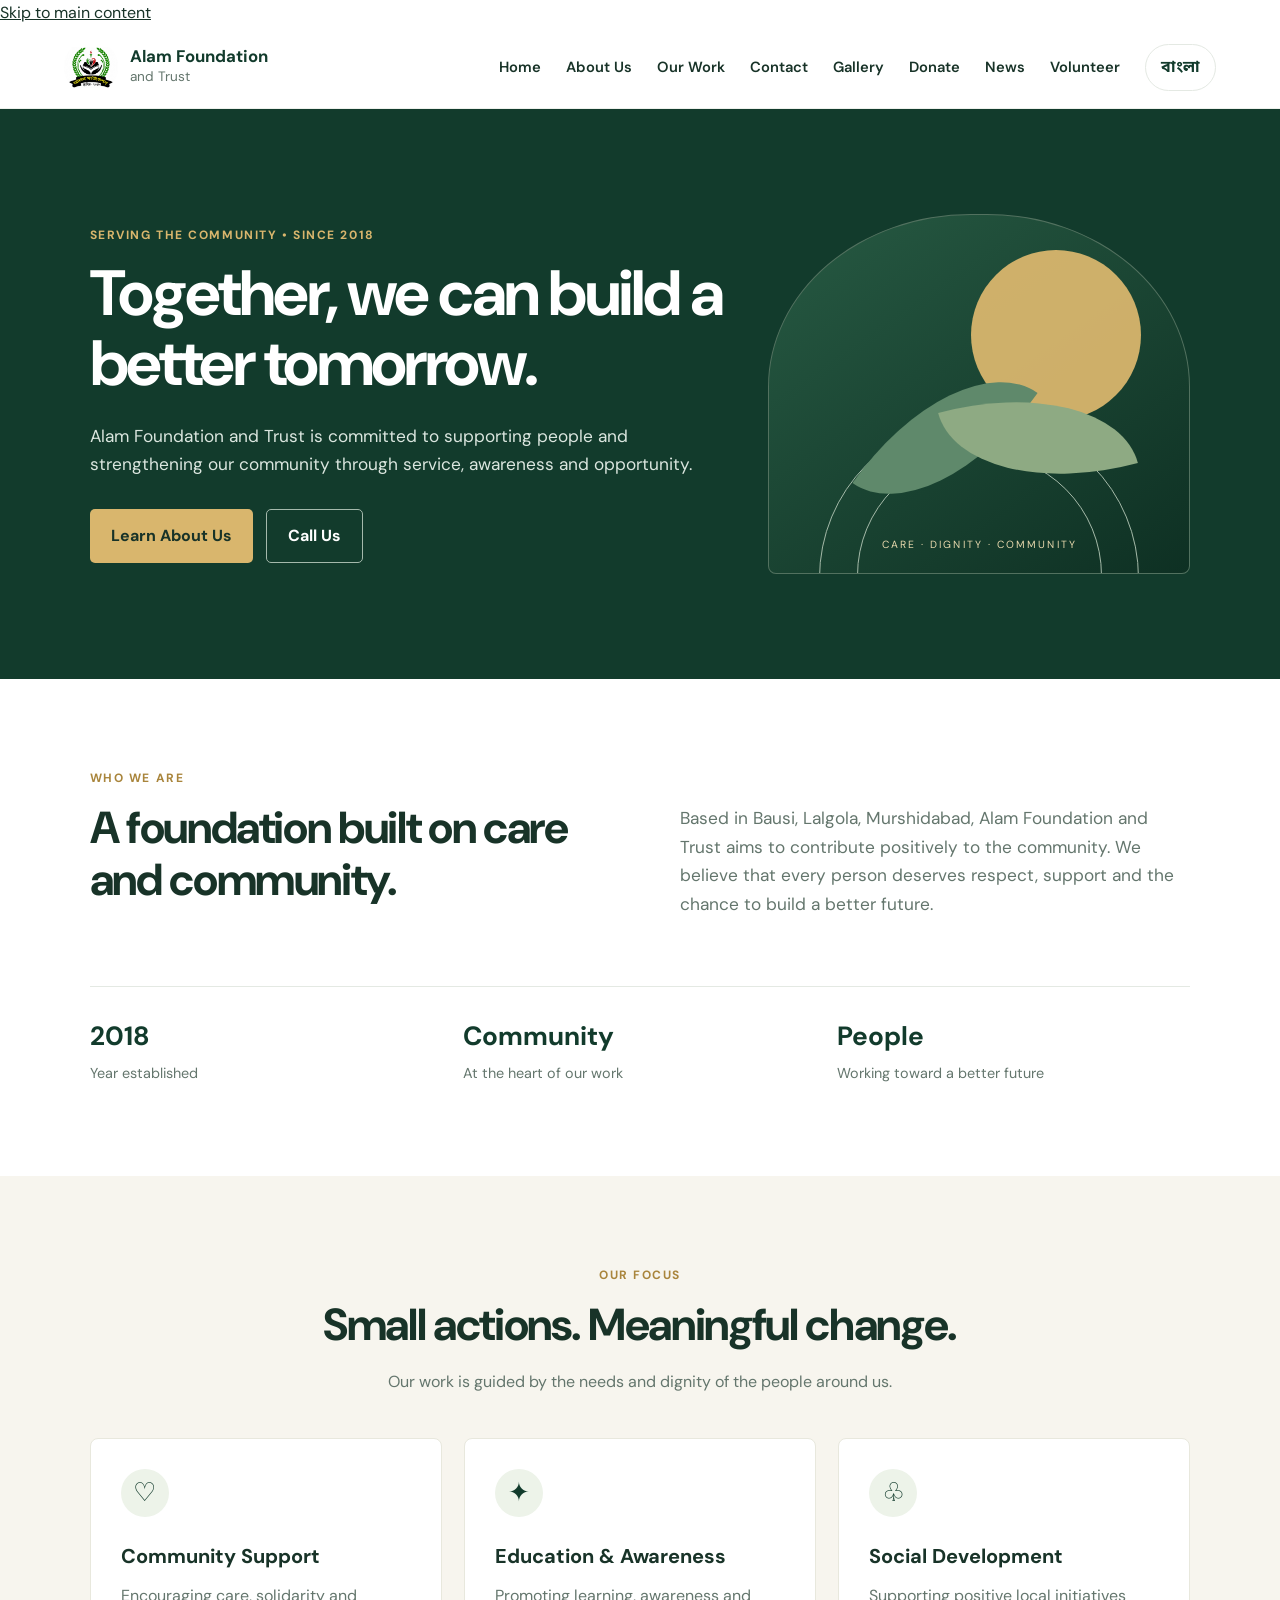
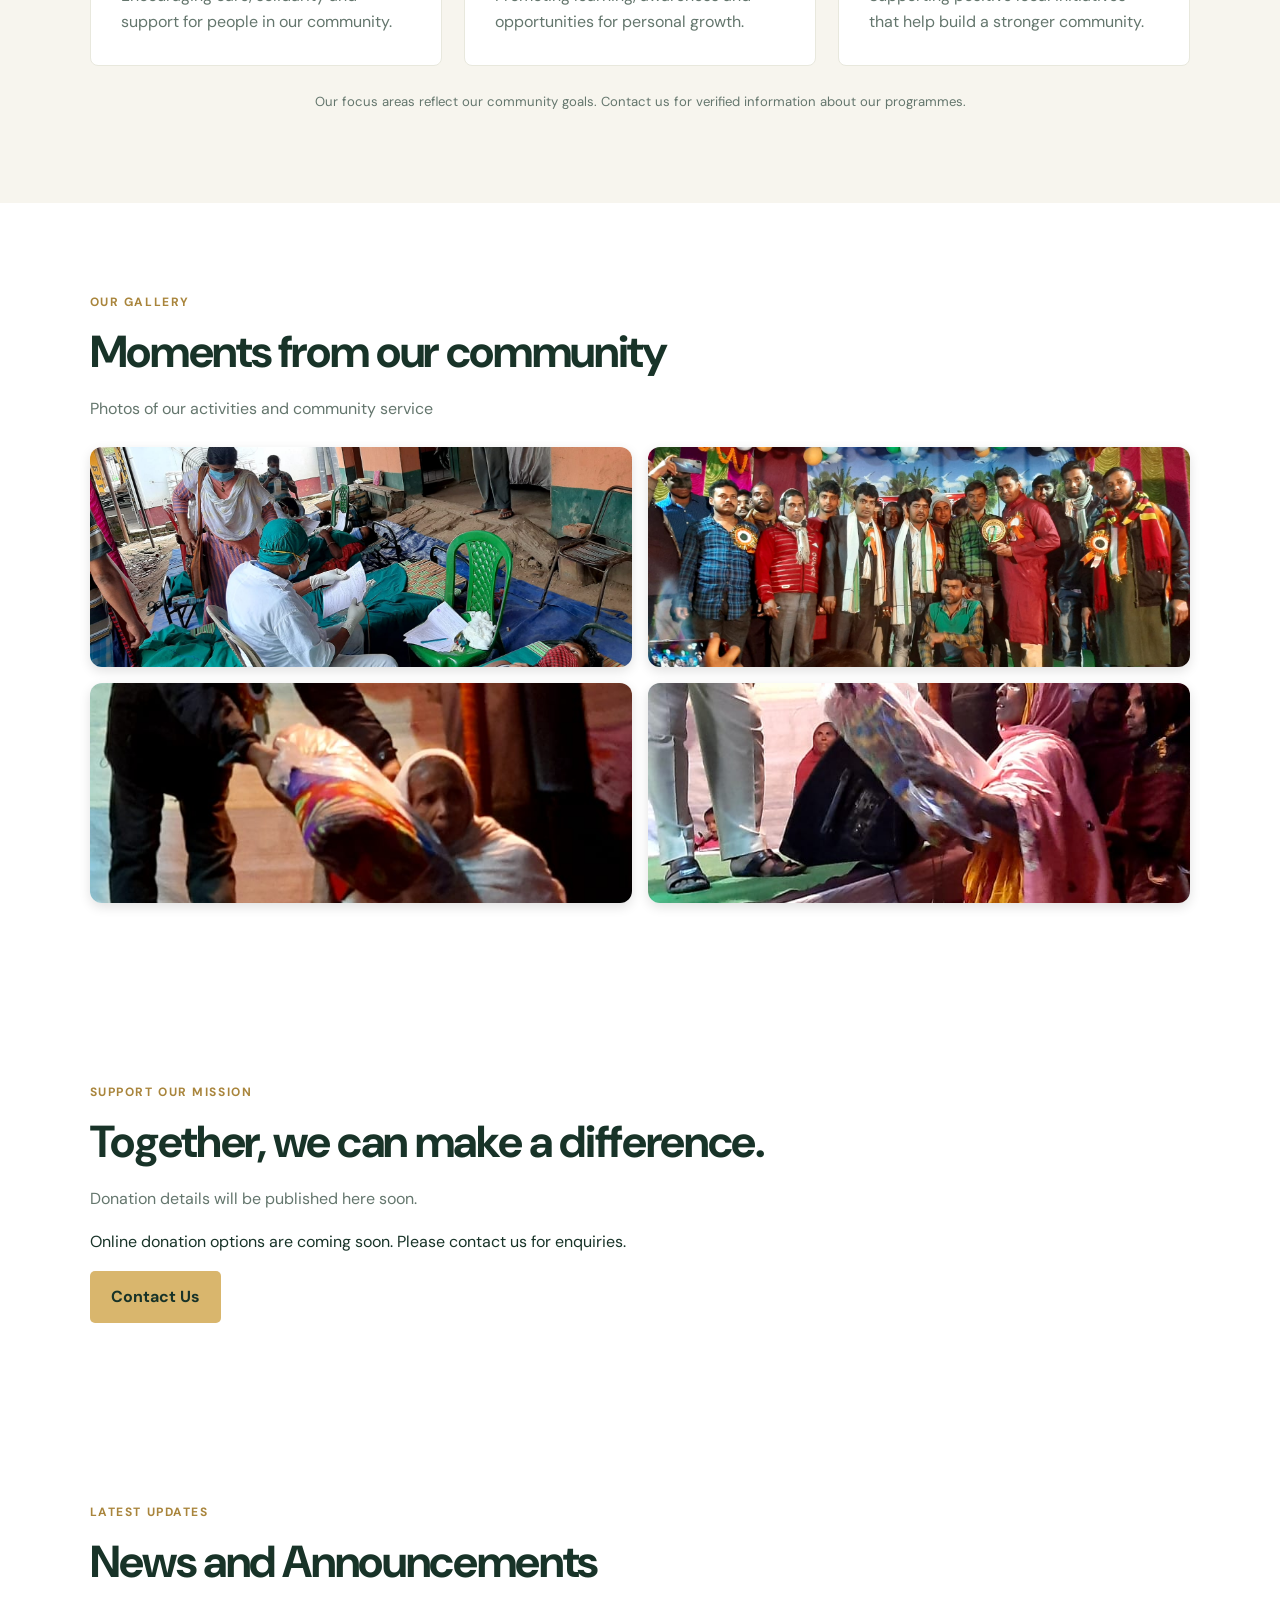
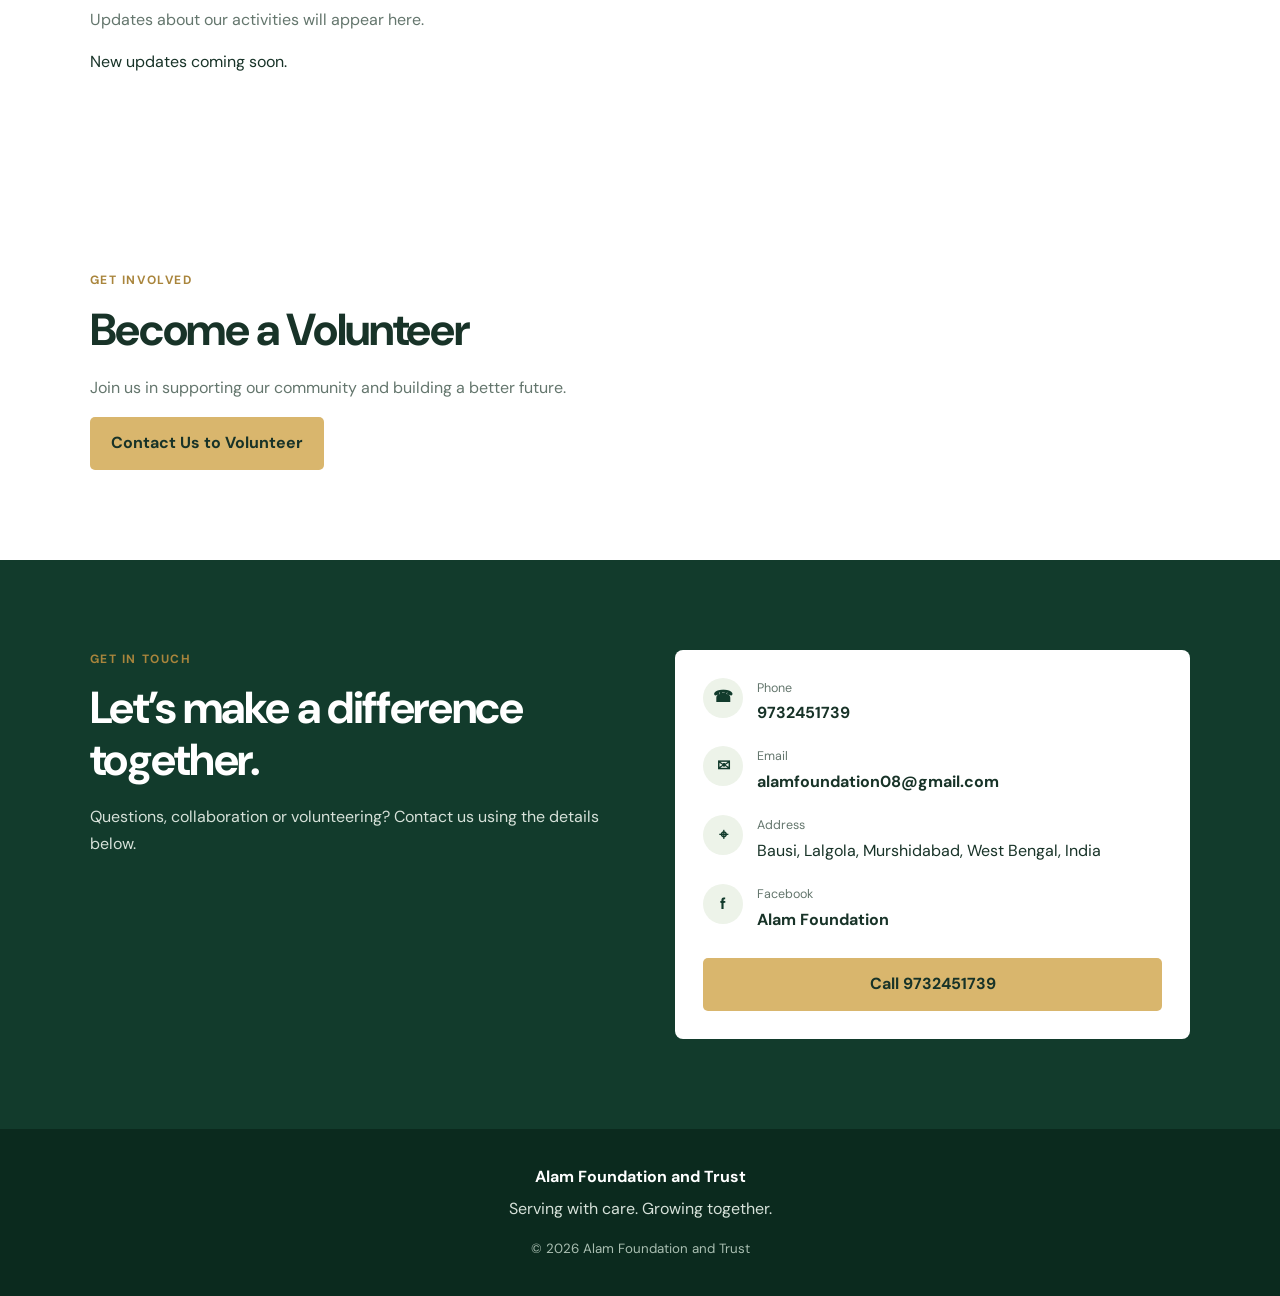
<file: index.html>
<!doctype html>
<html lang="en">
<head>
  <meta charset="utf-8">
  <meta name="viewport" content="width=device-width, initial-scale=1">
  <meta name="theme-color" content="#123b2c">
  <meta name="color-scheme" content="light">

  <title>Alam Foundation and Trust | Social Service in Murshidabad</title>

  <meta name="description" content="Learn about Alam Foundation and Trust, established in 2018 in Bausi, Lalgola, Murshidabad, West Bengal. Explore our community support, education, social development and volunteer initiatives.">

  <meta name="robots" content="index, follow, max-image-preview:large">

  <link rel="canonical" href="https://alamfoundation08-debug.github.io/alam-foundation-website/">

  <meta property="og:type" content="website">
  <meta property="og:locale" content="en_IN">
  <meta property="og:site_name" content="Alam Foundation and Trust">
  <meta property="og:title" content="Alam Foundation and Trust | Social Service in Murshidabad">
  <meta property="og:description" content="Discover the community support, education and social development initiatives of Alam Foundation and Trust in Murshidabad, West Bengal.">
  <meta property="og:url" content="https://alamfoundation08-debug.github.io/alam-foundation-website/">
  <meta property="og:image" content="https://alamfoundation08-debug.github.io/alam-foundation-website/assets/alam-foundation-logo.png">
  <meta property="og:image:alt" content="Alam Foundation and Trust logo">

  <meta name="twitter:card" content="summary">
  <meta name="twitter:title" content="Alam Foundation and Trust">
  <meta name="twitter:description" content="Community support, education and social development in Murshidabad, West Bengal.">
  <meta name="twitter:image" content="https://alamfoundation08-debug.github.io/alam-foundation-website/assets/alam-foundation-logo.png">

  <link rel="icon" type="image/png" href="./assets/alam-foundation-logo.png">
  <link rel="stylesheet" href="./styles.css">

  <script type="application/ld+json">
  {
    "@context": "https://schema.org",
    "@type": "NGO",
    "name": "Alam Foundation and Trust",
    "url": "https://alamfoundation08-debug.github.io/alam-foundation-website/",
    "logo": "https://alamfoundation08-debug.github.io/alam-foundation-website/assets/alam-foundation-logo.png",
    "foundingDate": "2018",
    "telephone": "+91-9732451739",
    "email": "alamfoundation08@gmail.com",
    "address": {
      "@type": "PostalAddress",
      "streetAddress": "Bausi, Lalgola",
      "addressLocality": "Murshidabad",
      "addressRegion": "West Bengal",
      "addressCountry": "IN"
    },
    "sameAs": [
      "https://www.facebook.com/share/1DbmxYzTsM/"
    ]
  }
  </script>
</head>

<body>
  <a class="skip-link" href="#main-content">Skip to main content</a>

  <header class="site-header">
    <a class="brand" href="#home" aria-label="Alam Foundation and Trust home">
      <img
        src="./assets/alam-foundation-logo.png"
        alt="Alam Foundation and Trust logo"
        class="logo"
        width="80"
        height="80"
        fetchpriority="high"
      >
      <span>
        <strong>Alam Foundation</strong>
        <small>and Trust</small>
      </span>
    </a>

    <button
      class="menu-toggle"
      id="menuToggle"
      type="button"
      aria-label="Open navigation"
      aria-controls="nav"
      aria-expanded="false"
    >☰</button>

    <nav id="nav" aria-label="Main navigation">
      <a href="#home" data-en="Home" data-bn="হোম">Home</a>
      <a href="#about" data-en="About Us" data-bn="আমাদের সম্পর্কে">About Us</a>
      <a href="#activities" data-en="Our Work" data-bn="আমাদের কাজ">Our Work</a>
      <a href="#contact" data-en="Contact" data-bn="যোগাযোগ">Contact</a>
      <a href="#gallery" data-en="Gallery" data-bn="গ্যালারি">Gallery</a>
      <a href="#donate" data-en="Donate" data-bn="অনুদান">Donate</a>
      <a href="#news" data-en="News" data-bn="খবর">News</a>
      <a href="#volunteer" data-en="Volunteer" data-bn="স্বেচ্ছাসেবক">Volunteer</a>
      <button id="languageToggle" class="language-btn" type="button">বাংলা</button>
    </nav>
  </header>

  <main id="main-content">
    <section class="hero" id="home">
      <div class="hero-content">
        <p class="eyebrow"
           data-en="Serving the community • Since 2018"
           data-bn="সমাজের পাশে • ২০১৮ সাল থেকে">
          Serving the community • Since 2018
        </p>

        <h1
          data-en="Together, we can build a better tomorrow."
          data-bn="একসঙ্গে গড়ে তুলি আরও সুন্দর আগামী।">
          Together, we can build a better tomorrow.
        </h1>

        <p class="hero-copy"
           data-en="Alam Foundation and Trust is committed to supporting people and strengthening our community through service, awareness and opportunity."
           data-bn="আলম ফাউন্ডেশন অ্যান্ড ট্রাস্ট মানুষের পাশে থাকা এবং সেবা, সচেতনতা ও সুযোগের মাধ্যমে সমাজকে এগিয়ে নিতে প্রতিশ্রুতিবদ্ধ।">
          Alam Foundation and Trust is committed to supporting people and strengthening our community through service, awareness and opportunity.
        </p>

        <div class="hero-actions">
          <a class="button button-gold" href="#about"
             data-en="Learn About Us" data-bn="আমাদের সম্পর্কে জানুন">
            Learn About Us
          </a>
          <a class="button button-outline" href="tel:+919732451739"
             data-en="Call Us" data-bn="ফোন করুন">
            Call Us
          </a>
        </div>
      </div>

      <div class="hero-art" aria-hidden="true">
        <div class="sun"></div>
        <div class="circle circle-one"></div>
        <div class="circle circle-two"></div>
        <div class="leaf leaf-one"></div>
        <div class="leaf leaf-two"></div>
        <div class="art-caption">CARE · DIGNITY · COMMUNITY</div>
      </div>
    </section>

    <section class="intro section" id="about">
      <div class="section-heading">
        <p class="eyebrow" data-en="Who we are" data-bn="আমরা কারা">Who we are</p>
        <h2 data-en="A foundation built on care and community."
            data-bn="মানবিকতা ও সমাজের ভিত্তিতে গড়া একটি সংগঠন।">
          A foundation built on care and community.
        </h2>
      </div>

      <p class="intro-text"
         data-en="Based in Bausi, Lalgola, Murshidabad, Alam Foundation and Trust aims to contribute positively to the community. We believe that every person deserves respect, support and the chance to build a better future."
         data-bn="মুর্শিদাবাদের লালগোলার বাউসিতে অবস্থিত আলম ফাউন্ডেশন অ্যান্ড ট্রাস্ট সমাজের কল্যাণে ইতিবাচক ভূমিকা রাখতে চায়। আমরা বিশ্বাস করি, প্রত্যেক মানুষ সম্মান, সহযোগিতা এবং সুন্দর ভবিষ্যৎ গড়ার সুযোগ পাওয়ার যোগ্য।">
        Based in Bausi, Lalgola, Murshidabad, Alam Foundation and Trust aims to contribute positively to the community. We believe that every person deserves respect, support and the chance to build a better future.
      </p>

      <div class="facts">
        <div>
          <strong>2018</strong>
          <span data-en="Year established" data-bn="প্রতিষ্ঠার বছর">Year established</span>
        </div>
        <div>
          <strong>Community</strong>
          <span data-en="At the heart of our work" data-bn="আমাদের কাজের মূল লক্ষ্য">At the heart of our work</span>
        </div>
        <div>
          <strong>People</strong>
          <span data-en="Working toward a better future" data-bn="উন্নত ভবিষ্যতের পথে একসঙ্গে">Working toward a better future</span>
        </div>
      </div>
    </section>

    <section class="work-section section" id="activities">
      <div class="section-heading">
        <p class="eyebrow" data-en="Our focus" data-bn="আমাদের লক্ষ্য">Our focus</p>
        <h2 data-en="Small actions. Meaningful change."
            data-bn="ছোট উদ্যোগ, অর্থবহ পরিবর্তন।">
          Small actions. Meaningful change.
        </h2>
        <p data-en="Our work is guided by the needs and dignity of the people around us."
           data-bn="আমাদের কাজ পরিচালিত হয় মানুষের প্রয়োজন ও মর্যাদাকে গুরুত্ব দিয়ে।">
          Our work is guided by the needs and dignity of the people around us.
        </p>
      </div>

      <div class="cards">
        <article class="card">
          <div class="card-icon" aria-hidden="true">♡</div>
          <h3 data-en="Community Support" data-bn="সমাজের পাশে">Community Support</h3>
          <p data-en="Encouraging care, solidarity and support for people in our community."
             data-bn="সমাজের মানুষের জন্য সহমর্মিতা, ঐক্য ও সহযোগিতাকে উৎসাহিত করা।">
            Encouraging care, solidarity and support for people in our community.
          </p>
        </article>

        <article class="card">
          <div class="card-icon" aria-hidden="true">✦</div>
          <h3 data-en="Education & Awareness" data-bn="শিক্ষা ও সচেতনতা">Education & Awareness</h3>
          <p data-en="Promoting learning, awareness and opportunities for personal growth."
             data-bn="শিক্ষা, সচেতনতা এবং ব্যক্তিগত বিকাশের সুযোগকে এগিয়ে নেওয়া।">
            Promoting learning, awareness and opportunities for personal growth.
          </p>
        </article>

        <article class="card">
          <div class="card-icon" aria-hidden="true">♧</div>
          <h3 data-en="Social Development" data-bn="সামাজিক উন্নয়ন">Social Development</h3>
          <p data-en="Supporting positive local initiatives that help build a stronger community."
             data-bn="শক্তিশালী সমাজ গড়তে ইতিবাচক স্থানীয় উদ্যোগকে সহযোগিতা করা।">
            Supporting positive local initiatives that help build a stronger community.
          </p>
        </article>
      </div>

      <p class="note"
         data-en="Our focus areas reflect our community goals. Contact us for verified information about our programmes."
         data-bn="আমাদের লক্ষ্য সমাজের কল্যাণ। প্রকৃত কার্যক্রমের যাচাই করা তথ্যের জন্য আমাদের সঙ্গে যোগাযোগ করুন।">
        Our focus areas reflect our community goals. Contact us for verified information about our programmes.
      </p>
    </section>

    <section class="section" id="gallery">
      <div class="section-heading">
        <p class="eyebrow" data-en="Our Gallery" data-bn="আমাদের গ্যালারি">Our Gallery</p>
        <h2 data-en="Moments from our community" data-bn="আমাদের কার্যক্রমের মুহূর্ত">Moments from our community</h2>
        <p data-en="Photos of our activities and community service"
           data-bn="আমাদের কার্যক্রম ও সমাজসেবার ছবি">
          Photos of our activities and community service
        </p>
      </div>

      <div class="gallery-grid">
        <img src="./assets/blood-donation-camp.jpg"
             alt="Blood donation camp"
             loading="lazy" decoding="async">
        <img src="./assets/volunteer-team.jpg"
             alt="Alam Foundation volunteer team"
             loading="lazy" decoding="async">
        <img src="./assets/donation-program.jpg"
             alt="Community donation programme"
             loading="lazy" decoding="async">
        <img src="./assets/donation-program-2.jpg"
             alt="Community support activity"
             loading="lazy" decoding="async">
      </div>
    </section>

    <section class="section" id="donate">
      <div class="section-heading">
        <p class="eyebrow" data-en="Support Our Mission" data-bn="আমাদের উদ্যোগে সহযোগিতা করুন">Support Our Mission</p>
        <h2 data-en="Together, we can make a difference."
            data-bn="একসঙ্গে আমরা পরিবর্তন আনতে পারি।">
          Together, we can make a difference.
        </h2>
        <p data-en="Donation details will be published here soon."
           data-bn="অনুদানের তথ্য শীঘ্রই এখানে প্রকাশ করা হবে।">
          Donation details will be published here soon.
        </p>
      </div>

      <p data-en="Online donation options are coming soon. Please contact us for enquiries."
         data-bn="অনলাইনে অনুদানের ব্যবস্থা শীঘ্রই যোগ করা হবে। জানতে আমাদের সঙ্গে যোগাযোগ করুন।">
        Online donation options are coming soon. Please contact us for enquiries.
      </p>

      <a class="button button-gold" href="mailto:alamfoundation08@gmail.com"
         data-en="Contact Us" data-bn="যোগাযোগ করুন">
        Contact Us
      </a>
    </section>

    <section class="section" id="news">
      <div class="section-heading">
        <p class="eyebrow" data-en="Latest Updates" data-bn="সর্বশেষ আপডেট">Latest Updates</p>
        <h2 data-en="News and Announcements" data-bn="খবর ও ঘোষণা">News and Announcements</h2>
        <p data-en="Updates about our activities will appear here."
           data-bn="আমাদের কার্যক্রমের খবর এখানে প্রকাশ করা হবে।">
          Updates about our activities will appear here.
        </p>
      </div>
      <p data-en="New updates coming soon." data-bn="নতুন আপডেট শীঘ্রই প্রকাশ করা হবে।">
        New updates coming soon.
      </p>
    </section>

    <section class="section" id="volunteer">
      <div class="section-heading">
        <p class="eyebrow" data-en="Get Involved" data-bn="আমাদের সঙ্গে যুক্ত হোন">Get Involved</p>
        <h2 data-en="Become a Volunteer" data-bn="স্বেচ্ছাসেবক হিসেবে যুক্ত হোন">Become a Volunteer</h2>
        <p data-en="Join us in supporting our community and building a better future."
           data-bn="সমাজের পাশে দাঁড়াতে এবং সুন্দর ভবিষ্যৎ গড়তে আমাদের সঙ্গে যুক্ত হোন।">
          Join us in supporting our community and building a better future.
        </p>
      </div>

      <a class="button button-gold"
         href="mailto:alamfoundation08@gmail.com?subject=Volunteer%20Enquiry"
         data-en="Contact Us to Volunteer"
         data-bn="স্বেচ্ছাসেবার জন্য যোগাযোগ করুন">
        Contact Us to Volunteer
      </a>
    </section>

    <section class="contact-section section" id="contact">
      <div class="contact-copy">
        <p class="eyebrow" data-en="Get in touch" data-bn="যোগাযোগ করুন">Get in touch</p>
        <h2 data-en="Let’s make a difference together."
            data-bn="চলুন, একসঙ্গে ইতিবাচক পরিবর্তন আনি।">
          Let’s make a difference together.
        </h2>
        <p data-en="Questions, collaboration or volunteering? Contact us using the details below."
           data-bn="কোনো প্রশ্ন, সহযোগিতা বা স্বেচ্ছাসেবায় যুক্ত হতে চাইলে নিচের তথ্য দিয়ে যোগাযোগ করুন।">
          Questions, collaboration or volunteering? Contact us using the details below.
        </p>
      </div>

      <div class="contact-details">
        <div class="contact-item">
          <span class="contact-icon" aria-hidden="true">☎</span>
          <div>
            <small data-en="Phone" data-bn="ফোন">Phone</small>
            <a href="tel:+919732451739">9732451739</a>
          </div>
        </div>

        <div class="contact-item">
          <span class="contact-icon" aria-hidden="true">✉</span>
          <div>
            <small>Email</small>
            <a href="mailto:alamfoundation08@gmail.com">alamfoundation08@gmail.com</a>
          </div>
        </div>

        <div class="contact-item">
          <span class="contact-icon" aria-hidden="true">⌖</span>
          <div>
            <small data-en="Address" data-bn="ঠিকানা">Address</small>
            <p data-en="Bausi, Lalgola, Murshidabad, West Bengal, India"
               data-bn="বাউসি, লালগোলা, মুর্শিদাবাদ, পশ্চিমবঙ্গ, ভারত">
              Bausi, Lalgola, Murshidabad, West Bengal, India
            </p>
          </div>
        </div>

        <div class="contact-item">
          <span class="contact-icon" aria-hidden="true">f</span>
          <div>
            <small>Facebook</small>
            <a href="https://www.facebook.com/share/1DbmxYzTsM/"
               target="_blank" rel="noopener noreferrer">
              Alam Foundation
            </a>
          </div>
        </div>

        <a class="button button-gold full" href="tel:+919732451739"
           data-en="Call 9732451739" data-bn="ফোন করুন: 9732451739">
          Call 9732451739
        </a>
      </div>
    </section>
  </main>

  <footer class="site-footer">
    <a class="footer-brand" href="#home">Alam Foundation and Trust</a>
    <p data-en="Serving with care. Growing together."
       data-bn="সেবায় অঙ্গীকারবদ্ধ, উন্নয়নে একসঙ্গে।">
      Serving with care. Growing together.
    </p>
    <small>© <span id="year">2026</span> Alam Foundation and Trust</small>
  </footer>

  <script src="./script.js"></script>
</body>
  </html>
</file>
<file: styles.css>
@import url('https://fonts.googleapis.com/css2?family=DM+Sans:wght@400;500;600;700&family=Noto+Sans+Bengali:wght@400;500;600;700&display=swap');
:root{--green:#123b2c;--green2:#1e5941;--gold:#d9b66d;--cream:#f7f5ee;--ink:#183328;--muted:#64766d;--white:#fff;--line:#e4e9e3}
*{box-sizing:border-box}html{scroll-behavior:smooth}body{margin:0;color:var(--ink);font-family:"DM Sans","Noto Sans Bengali",sans-serif;line-height:1.65}a{color:inherit}.site-header{height:auto;min-height:82px;padding:14px max(5vw,20px);display:flex;align-items:center;justify-content:space-between;gap:24px;background:#fff;position:sticky;top:0;z-index:20;border-bottom:1px solid #edf0eb}.brand{display:flex;align-items:center;gap:12px;text-decoration:none;color:var(--green)}.logo{width:54px;height:54px;object-fit:contain;border-radius:50%}.brand strong{display:block;font-size:1.05rem;line-height:1.2}.brand small{display:block;color:var(--muted);font-size:.85rem}nav{display:flex;align-items:center;gap:25px}nav a{text-decoration:none;font-size:.92rem;font-weight:600}nav a:hover{color:#98752d}.language-btn,.menu-toggle{border:1px solid var(--line);background:#fff;color:var(--green);border-radius:999px;padding:9px 15px;font:inherit;font-weight:700;cursor:pointer}.menu-toggle{display:none}.hero{min-height:570px;background:var(--green);color:#fff;padding:80px max(7vw,24px);display:grid;grid-template-columns:1.2fr .8fr;align-items:center;gap:45px;overflow:hidden}.hero-content{max-width:680px}.eyebrow{text-transform:uppercase;letter-spacing:.13em;font-size:.75rem;font-weight:700;color:#a9853c;margin:0 0 14px}.hero .eyebrow{color:var(--gold)}h1,h2,h3,p{margin-top:0}h1{font-size:clamp(2.5rem,5vw,4.6rem);line-height:1.08;letter-spacing:-.04em;margin-bottom:24px;max-width:780px}h2{font-size:clamp(2rem,3.5vw,3rem);line-height:1.15;letter-spacing:-.03em;margin-bottom:18px}.hero-copy{font-size:1.08rem;color:#dbe6df;max-width:610px}.hero-actions{display:flex;gap:13px;flex-wrap:wrap;margin-top:30px}.button{display:inline-flex;justify-content:center;align-items:center;text-decoration:none;padding:13px 21px;border-radius:5px;font-weight:700;min-height:48px}.button-gold{background:var(--gold);color:#183328}.button-outline{border:1px solid #a5b9ac;color:#fff}.hero-art{height:360px;position:relative;border:1px solid #52715f;border-radius:48% 48% 8px 8px;background:linear-gradient(145deg,#275a43,#0e3023);overflow:hidden}.sun{position:absolute;width:170px;height:170px;border-radius:50%;background:var(--gold);top:35px;right:48px;opacity:.95}.circle{position:absolute;border:1px solid #a4b9a8;border-radius:50%;width:320px;height:320px;bottom:-165px;left:calc(50% - 160px)}.circle-two{width:245px;height:245px;bottom:-125px;left:calc(50% - 122px)}.leaf{position:absolute;background:#5f896b;width:100px;height:180px;border-radius:100% 0 100% 0;transform:rotate(35deg);bottom:45px;left:30%}.leaf-two{left:52%;transform:rotate(75deg);background:#8eaa83}.art-caption{position:absolute;bottom:20px;width:100%;text-align:center;letter-spacing:.2em;font-size:.65rem;color:#e7d8ad}.section{padding:90px max(7vw,24px)}.intro{display:grid;grid-template-columns:1fr 1fr;gap:25px 80px;align-items:start}.section-heading{max-width:680px}.intro-text{color:var(--muted);font-size:1.08rem;margin-top:35px}.facts{grid-column:1/-1;display:grid;grid-template-columns:repeat(3,1fr);gap:20px;margin-top:25px;border-top:1px solid var(--line);padding-top:28px}.facts div{display:flex;flex-direction:column;gap:4px}.facts strong{font-size:1.65rem;color:var(--green)}.facts span{color:var(--muted);font-size:.9rem}.work-section{background:var(--cream)}.work-section .section-heading{text-align:center;margin:0 auto 42px}.section-heading>p:not(.eyebrow){color:var(--muted)}.cards{display:grid;grid-template-columns:repeat(3,1fr);gap:22px}.card{background:#fff;border:1px solid #e8e8dd;padding:30px;border-radius:8px}.card-icon{width:48px;height:48px;display:grid;place-items:center;background:#edf3e9;color:var(--green);font-size:1.6rem;border-radius:50%;margin-bottom:23px}.card h3{font-size:1.25rem;margin-bottom:10px}.card p{color:var(--muted);margin-bottom:0}.note{font-size:.82rem;color:var(--muted);text-align:center;margin:25px auto 0;max-width:760px}.contact-section{display:grid;grid-template-columns:1fr 1fr;gap:70px;background:var(--green);color:#fff}.contact-copy{max-width:520px}.contact-copy>p:not(.eyebrow){color:#d6e1d9}.contact-details{background:#fff;color:var(--ink);padding:28px;border-radius:8px;display:flex;flex-direction:column;gap:20px}.contact-item{display:flex;gap:14px;align-items:flex-start}.contact-icon{width:40px;height:40px;display:grid;place-items:center;background:#edf3e9;border-radius:50%;color:var(--green);font-weight:700;flex-shrink:0}.contact-item small{display:block;color:var(--muted);font-size:.78rem;margin-bottom:2px}.contact-item a{font-weight:700;text-decoration:none;overflow-wrap:anywhere}.contact-item p{margin:0}.muted{font-size:.8rem;color:var(--muted)}.full{width:100%;margin-top:5px}.site-footer{text-align:center;padding:35px 20px;background:#0b2a1e;color:#d6e1d9}.footer-brand{font-weight:700;text-decoration:none;color:#fff}.site-footer p{margin:6px 0 12px}.site-footer small{color:#a9beb1}
@media(max-width:760px){.site-header{padding:12px 18px}.logo{width:44px;height:44px}.menu-toggle{display:block}nav{display:none;position:absolute;left:0;right:0;top:100%;padding:18px;background:#fff;border-bottom:1px solid var(--line);flex-direction:column;align-items:stretch;gap:14px}nav.open{display:flex}nav a,.language-btn{text-align:center}.hero{grid-template-columns:1fr;padding-top:65px;padding-bottom:55px;gap:38px}.hero-art{height:250px;max-width:440px;width:100%;margin:auto}.sun{width:120px;height:120px}.section{padding:65px 22px}.intro{grid-template-columns:1fr;gap:10px}.intro-text{margin-top:0}.facts{grid-template-columns:1fr;gap:16px}.cards{grid-template-columns:1fr}.contact-section{grid-template-columns:1fr;gap:28px}.contact-details{padding:22px}h1{font-size:2.8rem}}
/* Gallery */
.gallery-grid {
  display: grid;
  grid-template-columns: repeat(2, minmax(0, 1fr));
  gap: 16px;
  margin-top: 24px;
}

.gallery-grid img {
  display: block;
  width: 100%;
  height: 220px;
  object-fit: cover;
  border-radius: 12px;
  box-shadow: 0 4px 12px rgba(0, 0, 0, 0.12);
}

@media (max-width: 600px) {
  .gallery-grid {
    grid-template-columns: 1fr;
  }
}
</file>
